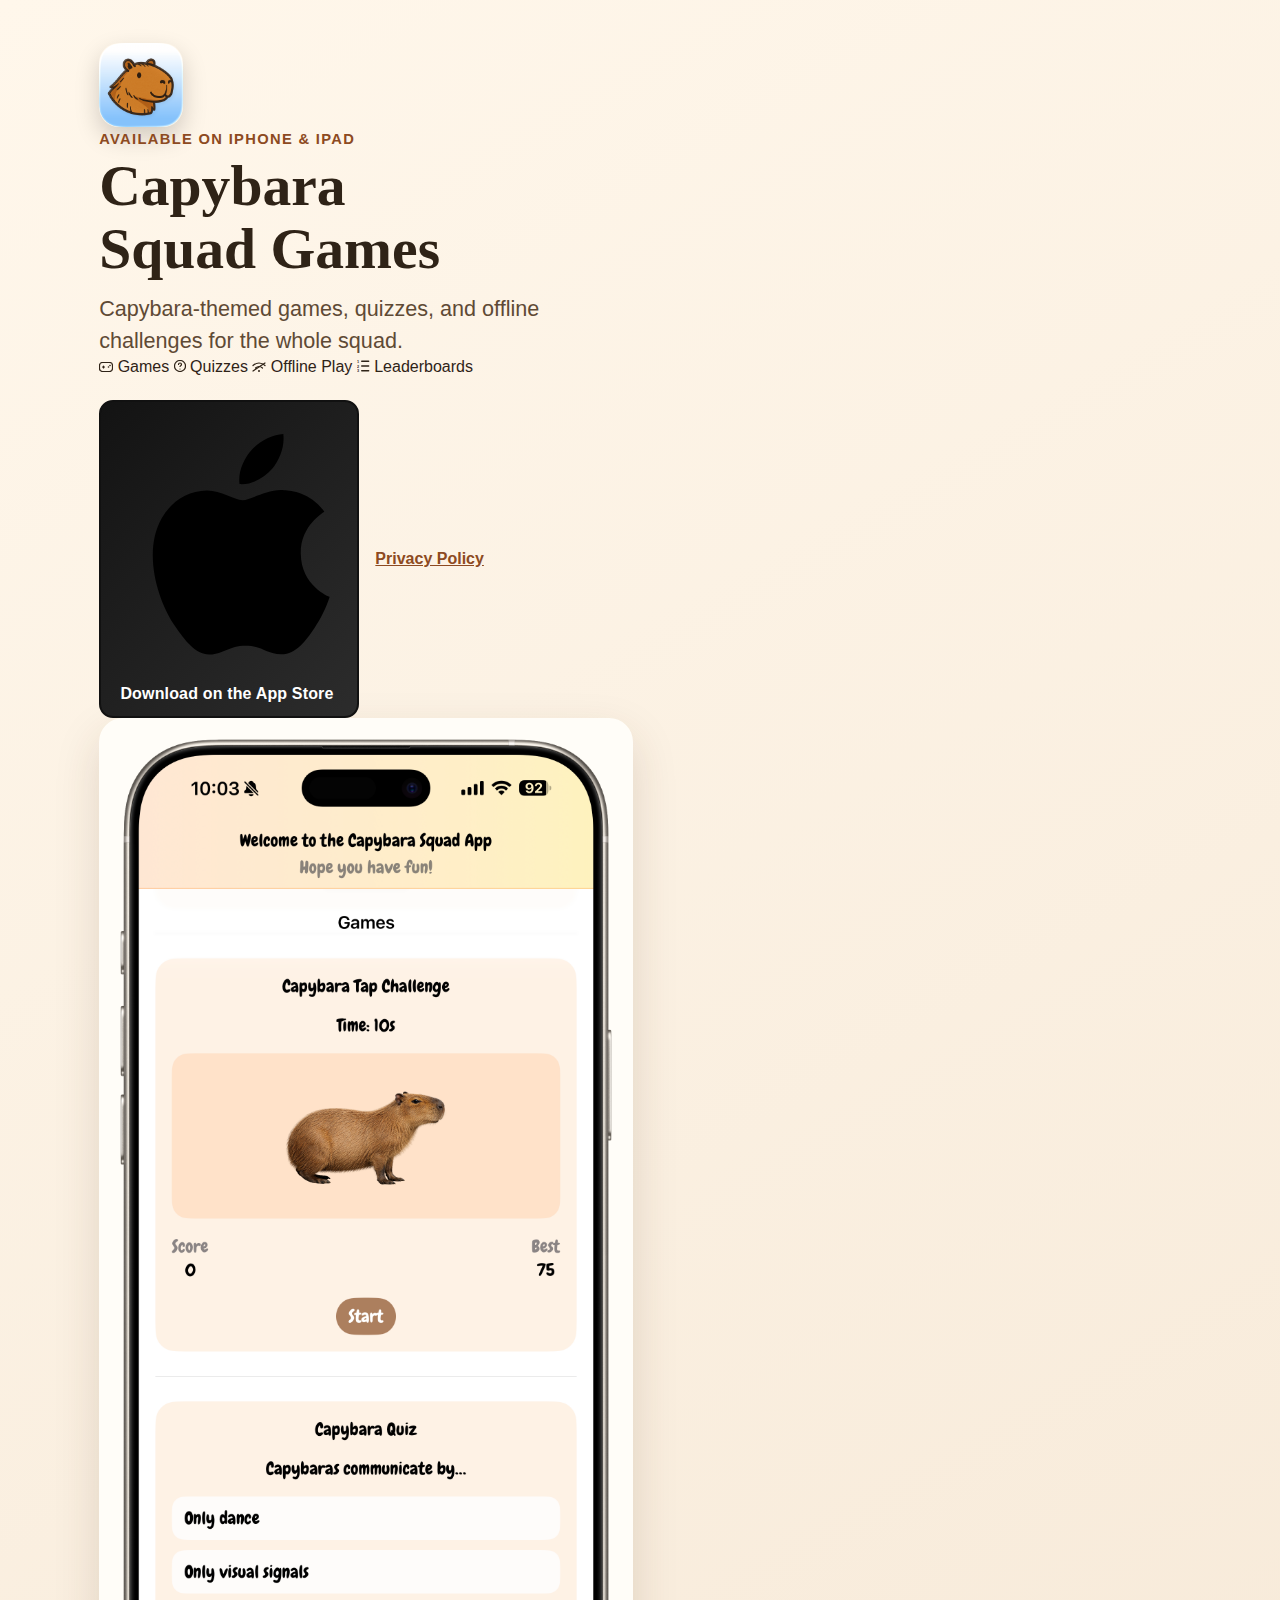
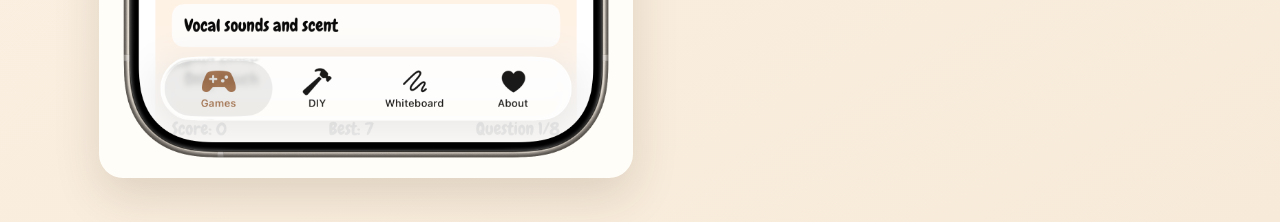
<file: index.html>
<!doctype html>
<html lang="en">
  <head>
    <meta charset="UTF-8" />
    <meta name="viewport" content="width=device-width, initial-scale=1.0, viewport-fit=cover" />
    <title>Capybara Squad Games</title>
    <meta
      name="description"
      content="Capybara Squad Games brings capybara-themed games, quizzes, and offline challenges to iPhone and iPad."
    />
    <meta
      name="apple-itunes-app"
      content="app-id=6758884723, app-argument=https://apps.apple.com/us/app/capybara-squad-games/id6758884723"
    />
    <meta name="theme-color" content="#F2F2F7" media="(prefers-color-scheme: light)" />
    <meta name="theme-color" content="#1C1C1E" media="(prefers-color-scheme: dark)" />
    <meta name="apple-mobile-web-app-capable" content="yes" />
    <meta name="apple-mobile-web-app-status-bar-style" content="default" />
    <!-- Open Graph -->
    <meta property="og:title" content="Capybara Squad Games" />
    <meta property="og:description" content="Capybara-themed Games, Quizzes, and Offline Challenges for iPhone and iPad." />
    <meta property="og:image" content="AppIcon.png" />
    <link rel="icon" type="image/png" href="AppIcon.png" />
    <link rel="stylesheet" href="styles.css" />
  </head>
  <body>
    <main class="landing">
      <div class="landing-inner">

        <!-- Hero -->
        <section class="hero" aria-label="App overview">
          <img
            class="app-icon"
            src="AppIcon.png"
            alt="Capybara Squad Games app icon"
            width="112"
            height="112"
          />

          <div>
            <p class="eyebrow">Available on iPhone &amp; iPad</p>
            <h1>Capybara<br>Squad Games</h1>
          </div>

          <p class="tagline">
            Capybara-themed games, quizzes, and offline challenges for the whole squad.
          </p>

          <!-- Feature chips -->
          <div class="feature-chips" role="list" aria-label="Features">
            <span class="chip" role="listitem">
              <!-- gamecontroller SF Symbol approximation -->
              <svg width="14" height="10" viewBox="0 0 14 10" fill="none" aria-hidden="true">
                <rect x="0.5" y="0.5" width="13" height="9" rx="3" stroke="currentColor" stroke-width="1.2"/>
                <path d="M3.5 5h2M4.5 4v2" stroke="currentColor" stroke-width="1.2" stroke-linecap="round"/>
                <circle cx="9.5" cy="5" r="0.8" fill="currentColor"/>
                <circle cx="11" cy="3.5" r="0.8" fill="currentColor"/>
              </svg>
              Games
            </span>
            <span class="chip" role="listitem">
              <!-- questionmark.circle approximation -->
              <svg width="12" height="12" viewBox="0 0 12 12" fill="none" aria-hidden="true">
                <circle cx="6" cy="6" r="5.5" stroke="currentColor" stroke-width="1.2"/>
                <path d="M4.5 4.5C4.5 3.67 5.17 3 6 3s1.5.67 1.5 1.5c0 1-1.5 1.5-1.5 2" stroke="currentColor" stroke-width="1.2" stroke-linecap="round"/>
                <circle cx="6" cy="9" r="0.6" fill="currentColor"/>
              </svg>
              Quizzes
            </span>
            <span class="chip" role="listitem">
              <!-- wifi.slash approximation -->
              <svg width="14" height="10" viewBox="0 0 14 10" fill="none" aria-hidden="true">
                <path d="M1 3.5C2.8 1.8 5 1 7 1s4.2.8 6 2.5" stroke="currentColor" stroke-width="1.2" stroke-linecap="round"/>
                <path d="M3.5 6C4.6 5 5.7 4.5 7 4.5s2.4.5 3.5 1.5" stroke="currentColor" stroke-width="1.2" stroke-linecap="round"/>
                <circle cx="7" cy="9" r="1" fill="currentColor"/>
                <line x1="1" y1="9" x2="13" y2="1" stroke="currentColor" stroke-width="1.2" stroke-linecap="round"/>
              </svg>
              Offline Play
            </span>
            <span class="chip" role="listitem">
              <!-- list.number / leaderboard approximation -->
              <svg width="13" height="12" viewBox="0 0 13 12" fill="none" aria-hidden="true">
                <rect x="4" y="0.6" width="8.4" height="1.5" rx="0.75" fill="currentColor"/>
                <rect x="4" y="5.25" width="8.4" height="1.5" rx="0.75" fill="currentColor"/>
                <rect x="4" y="9.9" width="8.4" height="1.5" rx="0.75" fill="currentColor"/>
                <text x="0" y="3" font-size="3.8" font-family="sans-serif" font-weight="700" fill="currentColor">1</text>
                <text x="0" y="7.6" font-size="3.8" font-family="sans-serif" font-weight="700" fill="currentColor">2</text>
                <text x="0" y="12" font-size="3.8" font-family="sans-serif" font-weight="700" fill="currentColor">3</text>
              </svg>
              Leaderboards
            </span>
          </div>

          <!-- CTA -->
          <div class="cta-row">
            <a
              class="app-store-button"
              href="https://apps.apple.com/us/app/capybara-squad-games/id6758884723"
              target="_blank"
              rel="noopener noreferrer"
              aria-label="Download Capybara Squad Games on the App Store"
            >
              <!-- Apple logo -->
              <svg class="apple-logo" viewBox="0 0 18 22" aria-hidden="true">
                <path d="M14.94 11.44c-.02-2.28 1.86-3.38 1.95-3.44-1.06-1.56-2.72-1.77-3.31-1.79-1.4-.14-2.74.83-3.45.83-.71 0-1.8-.81-2.97-.79-1.52.02-2.92.89-3.7 2.26-1.58 2.74-.41 6.8 1.14 9.02.76 1.09 1.65 2.31 2.83 2.27 1.14-.05 1.57-.73 2.95-.73 1.38 0 1.77.73 2.97.71 1.22-.02 1.99-1.1 2.74-2.2.87-1.26 1.22-2.49 1.24-2.55-.03-.01-2.37-.91-2.39-3.59zM12.56 4.47c.63-.77 1.06-1.83.94-2.9-.91.04-2.01.61-2.66 1.37-.58.67-1.1 1.74-.96 2.77 1.02.08 2.05-.52 2.68-1.24z"/>
              </svg>
              <span class="btn-label">
                <span class="btn-eyebrow">Download on the</span>
                <span class="btn-title">App Store</span>
              </span>
            </a>

            <a class="privacy-link" href="privacy.html">Privacy Policy</a>
          </div>
        </section>

        <!-- Screenshot -->
        <section class="screenshot-panel" aria-label="App screenshot">
          <div class="screenshot-card">
            <img
              class="screenshot"
              src="AppScreenshot.png"
              alt="Gameplay screenshot from Capybara Squad Games showing the main game interface"
              loading="eager"
            />
          </div>
        </section>

      </div>
    </main>
  </body>
</html>
</file>
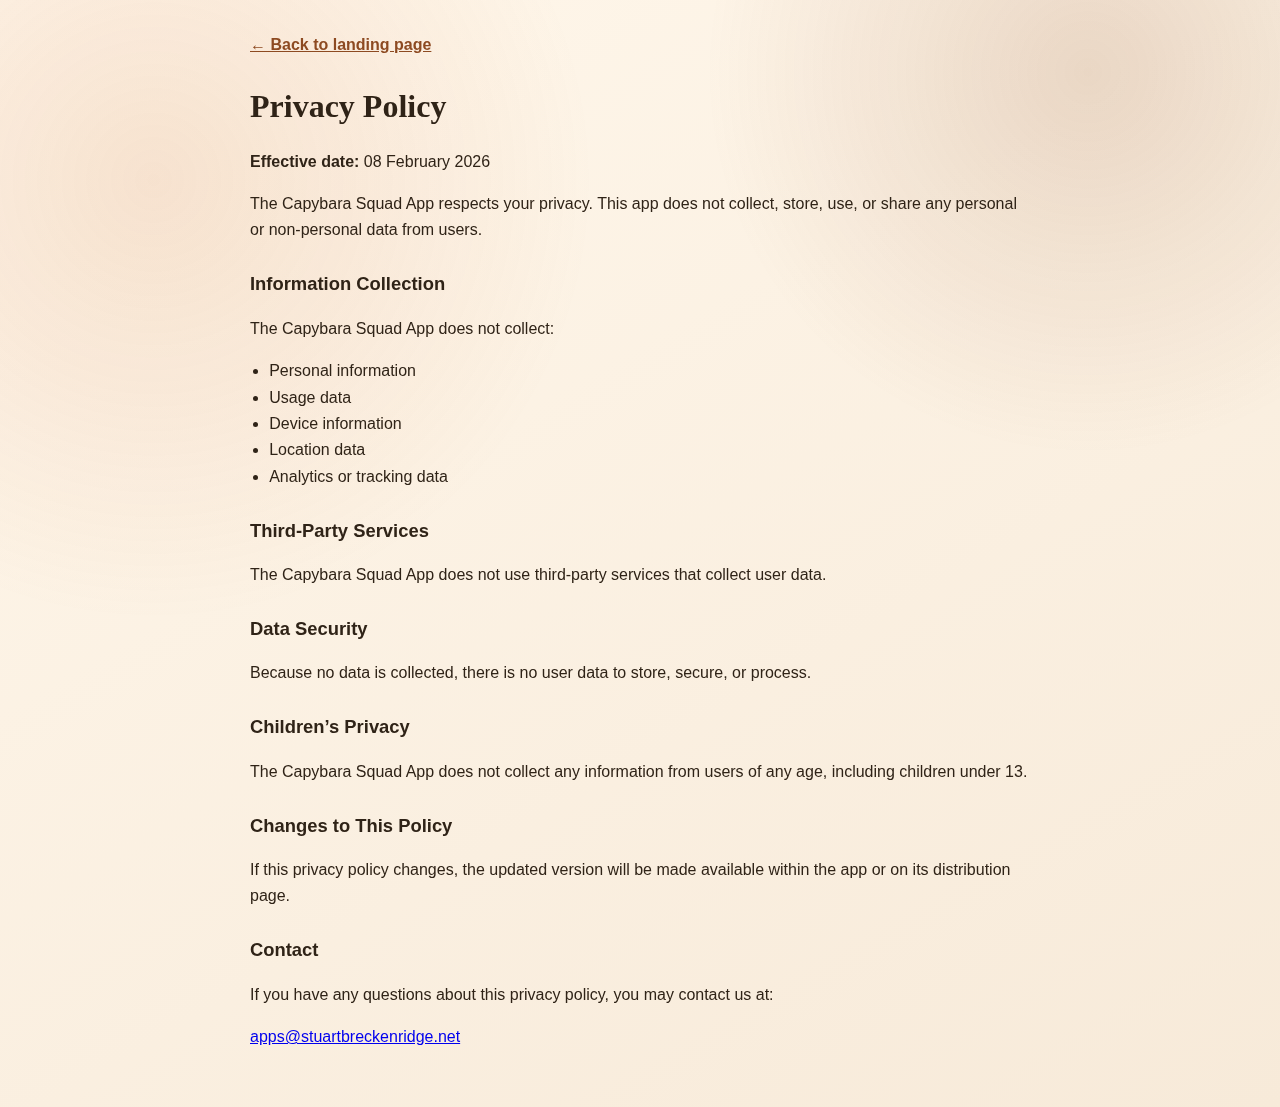
<file: privacy.html>
<!doctype html>
<html lang="en">
  <head>
    <meta charset="UTF-8" />
    <meta name="viewport" content="width=device-width, initial-scale=1.0, viewport-fit=cover" />
    <meta
      name="apple-itunes-app"
      content="app-id=6758884723, app-argument=https://apps.apple.com/us/app/capybara-squad-games/id6758884723"
    />
    <title>Privacy Policy | Capybara Squad Games</title>
    <link rel="icon" type="image/png" href="AppIcon.png" />
    <link rel="stylesheet" href="styles.css" />
  </head>
  <body>
    <div class="page-bg"></div>
    <main class="privacy">
      <a class="back-link" href="index.html">← Back to landing page</a>
      <h1>Privacy Policy</h1>
      <p><strong>Effective date:</strong> 08 February 2026</p>

      <p>
        The Capybara Squad App respects your privacy. This app does not collect,
        store, use, or share any personal or non-personal data from users.
      </p>

      <h2>Information Collection</h2>
      <p>The Capybara Squad App does not collect:</p>
      <ul>
        <li>Personal information</li>
        <li>Usage data</li>
        <li>Device information</li>
        <li>Location data</li>
        <li>Analytics or tracking data</li>
      </ul>

      <h2>Third-Party Services</h2>
      <p>
        The Capybara Squad App does not use third-party services that collect
        user data.
      </p>

      <h2>Data Security</h2>
      <p>
        Because no data is collected, there is no user data to store, secure, or
        process.
      </p>

      <h2>Children’s Privacy</h2>
      <p>
        The Capybara Squad App does not collect any information from users of any
        age, including children under 13.
      </p>

      <h2>Changes to This Policy</h2>
      <p>
        If this privacy policy changes, the updated version will be made
        available within the app or on its distribution page.
      </p>

      <h2>Contact</h2>
      <p>If you have any questions about this privacy policy, you may contact us at:</p>
      <p><a href="mailto:apps@stuartbreckenridge.net">apps@stuartbreckenridge.net</a></p>
    </main>
  </body>
</html>
</file>
<file: styles.css>
:root {
  --bg-a: #fff7eb;
  --bg-b: #f7ead9;
  --ink: #2f2317;
  --ink-soft: #5f4a35;
  --accent: #cb6f35;
  --accent-2: #8d4a21;
  --card: #fffdf8;
}

* {
  box-sizing: border-box;
}

html,
body {
  margin: 0;
  padding: 0;
}

body {
  min-height: 100vh;
  font-family: Avenir Next, Futura, Segoe UI, sans-serif;
  color: var(--ink);
  background: linear-gradient(150deg, var(--bg-a), var(--bg-b));
  position: relative;
}

.page-bg {
  position: fixed;
  inset: 0;
  pointer-events: none;
  background:
    radial-gradient(circle at 12% 20%, rgba(203, 111, 53, 0.14), transparent 33%),
    radial-gradient(circle at 85% 8%, rgba(141, 74, 33, 0.16), transparent 28%);
}

.landing {
  min-height: 100vh;
  display: grid;
  grid-template-columns: 1fr;
  gap: 2rem;
  align-items: center;
  max-width: 1120px;
  margin: 0 auto;
  padding: 2rem 1.2rem 2.4rem;
  position: relative;
  z-index: 1;
}

.hero h1 {
  margin: 0.4rem 0 0.8rem;
  font-family: Georgia, Times New Roman, serif;
  font-size: clamp(2rem, 5vw, 3.6rem);
  line-height: 1.1;
}

.eyebrow {
  margin: 0;
  font-size: 0.92rem;
  letter-spacing: 0.09em;
  text-transform: uppercase;
  color: var(--accent-2);
  font-weight: 700;
}

.app-icon {
  width: 84px;
  height: 84px;
  border-radius: 20px;
  box-shadow: 0 10px 24px rgba(0, 0, 0, 0.18);
  animation: fadein 700ms ease-out both;
}

.tagline {
  max-width: 580px;
  margin: 0;
  color: var(--ink-soft);
  font-size: clamp(1.03rem, 2.1vw, 1.35rem);
  line-height: 1.5;
}

.cta-row {
  margin-top: 1.5rem;
  display: flex;
  align-items: center;
  gap: 1rem;
  flex-wrap: wrap;
}

.app-store-button {
  display: inline-block;
  text-decoration: none;
  color: #fff;
  background: linear-gradient(135deg, #131313, #2c2c2c);
  border: 2px solid #111;
  border-radius: 14px;
  padding: 0.82rem 1.2rem;
  font-weight: 700;
  letter-spacing: 0.01em;
  transition: transform 150ms ease, box-shadow 150ms ease;
}

.app-store-button:hover {
  transform: translateY(-2px);
  box-shadow: 0 8px 18px rgba(17, 17, 17, 0.25);
}

.privacy-link,
.back-link {
  color: var(--accent-2);
  font-weight: 600;
}

.privacy-link:hover,
.back-link:hover {
  color: var(--accent);
}

.screenshot-panel {
  background: var(--card);
  border-radius: 24px;
  padding: 0.85rem;
  box-shadow: 0 18px 46px rgba(73, 50, 28, 0.15);
  animation: slideup 800ms ease-out both;
}

.screenshot {
  display: block;
  width: 100%;
  height: auto;
  border-radius: 16px;
}

.privacy {
  max-width: 820px;
  margin: 0 auto;
  padding: 2rem 1.25rem 2.5rem;
  position: relative;
  z-index: 1;
  line-height: 1.65;
}

.privacy h1 {
  font-family: Georgia, Times New Roman, serif;
  margin-bottom: 0.2rem;
}

.privacy h2 {
  margin-top: 1.6rem;
  margin-bottom: 0.2rem;
  font-size: 1.15rem;
}

.privacy ul {
  padding-left: 1.2rem;
  margin-top: 0.35rem;
}

@media (min-width: 900px) {
  .landing {
    grid-template-columns: 1fr 0.95fr;
    gap: 2.6rem;
    padding-top: 2.7rem;
    padding-bottom: 2.7rem;
  }
}

@keyframes fadein {
  from {
    opacity: 0;
    transform: translateY(10px);
  }
  to {
    opacity: 1;
    transform: translateY(0);
  }
}

@keyframes slideup {
  from {
    opacity: 0;
    transform: translateY(20px);
  }
  to {
    opacity: 1;
    transform: translateY(0);
  }
}
</file>
